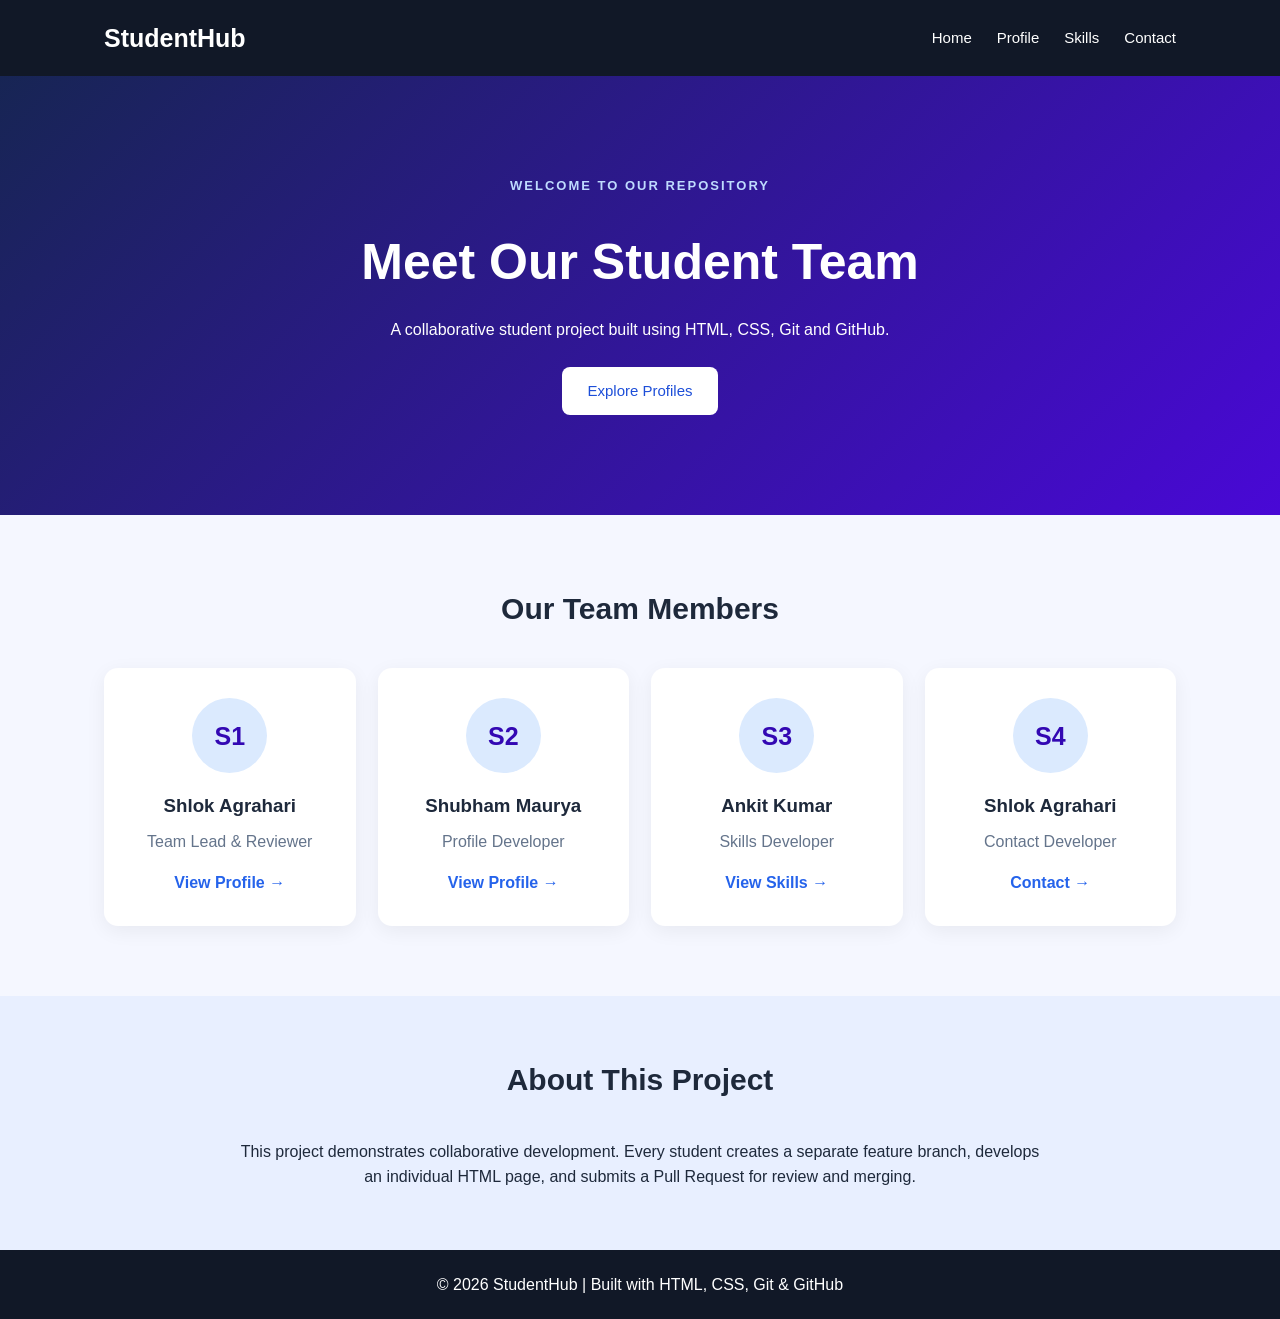
<file: index.html>
<!DOCTYPE html>
<html lang="en">
<head>
    <meta charset="UTF-8">
    <meta name="viewport" content="width=device-width, initial-scale=1.0">
    <meta name="description" content="Student Profile Repository">
    <title>Student Profile Repository</title>
    <link rel="stylesheet" href="style.css">
</head>
<body>

    <header>
        <nav class="navbar">
            <h2>StudentHub</h2>

            <ul>
                <li><a href="index.html">Home</a></li>
                <li><a href="profile.html">Profile</a></li>
                <li><a href="skills.html">Skills</a></li>
                <li><a href="contact.html">Contact</a></li>
            </ul>
        </nav>
    </header>

    <main>
        <section class="hero">
            <p class="tag">WELCOME TO OUR REPOSITORY</p>
            <h1>Meet Our Student Team</h1>
            <p>
                A collaborative student project built using
                HTML, CSS, Git and GitHub.
            </p>
            <a href="profile.html" class="btn">Explore Profiles</a>
        </section>

        <section class="team">
            <h2>Our Team Members</h2>

            <div class="team-grid">

                <article class="member-card">
                    <div class="avatar">S1</div>
                    <h3>Shlok Agrahari</h3>
                    <p>Team Lead & Reviewer</p>
                    <a href="profile.html">View Profile →</a>
                </article>

                <article class="member-card">
                    <div class="avatar">S2</div>
                    <h3>Shubham Maurya</h3>
                    <p>Profile Developer</p>
                    <a href="profile.html">View Profile →</a>
                </article>

                <article class="member-card">
                    <div class="avatar">S3</div>
                    <h3>Ankit Kumar</h3>
                    <p>Skills Developer</p>
                    <a href="skills.html">View Skills →</a>
                </article>

                <article class="member-card">
                    <div class="avatar">S4</div>
                    <h3>Shlok Agrahari</h3>
                    <p>Contact Developer</p>
                    <a href="contact.html">Contact →</a>
                </article>

            </div>
        </section>

        <section class="about-project">
            <h2>About This Project</h2>
            <p>
                This project demonstrates collaborative development.
                Every student creates a separate feature branch,
                develops an individual HTML page, and submits a
                Pull Request for review and merging.
            </p>
        </section>
    </main>

    <footer>
        <p>© 2026 StudentHub | Built with HTML, CSS, Git & GitHub</p>
    </footer>

</body>
</html>
</file>
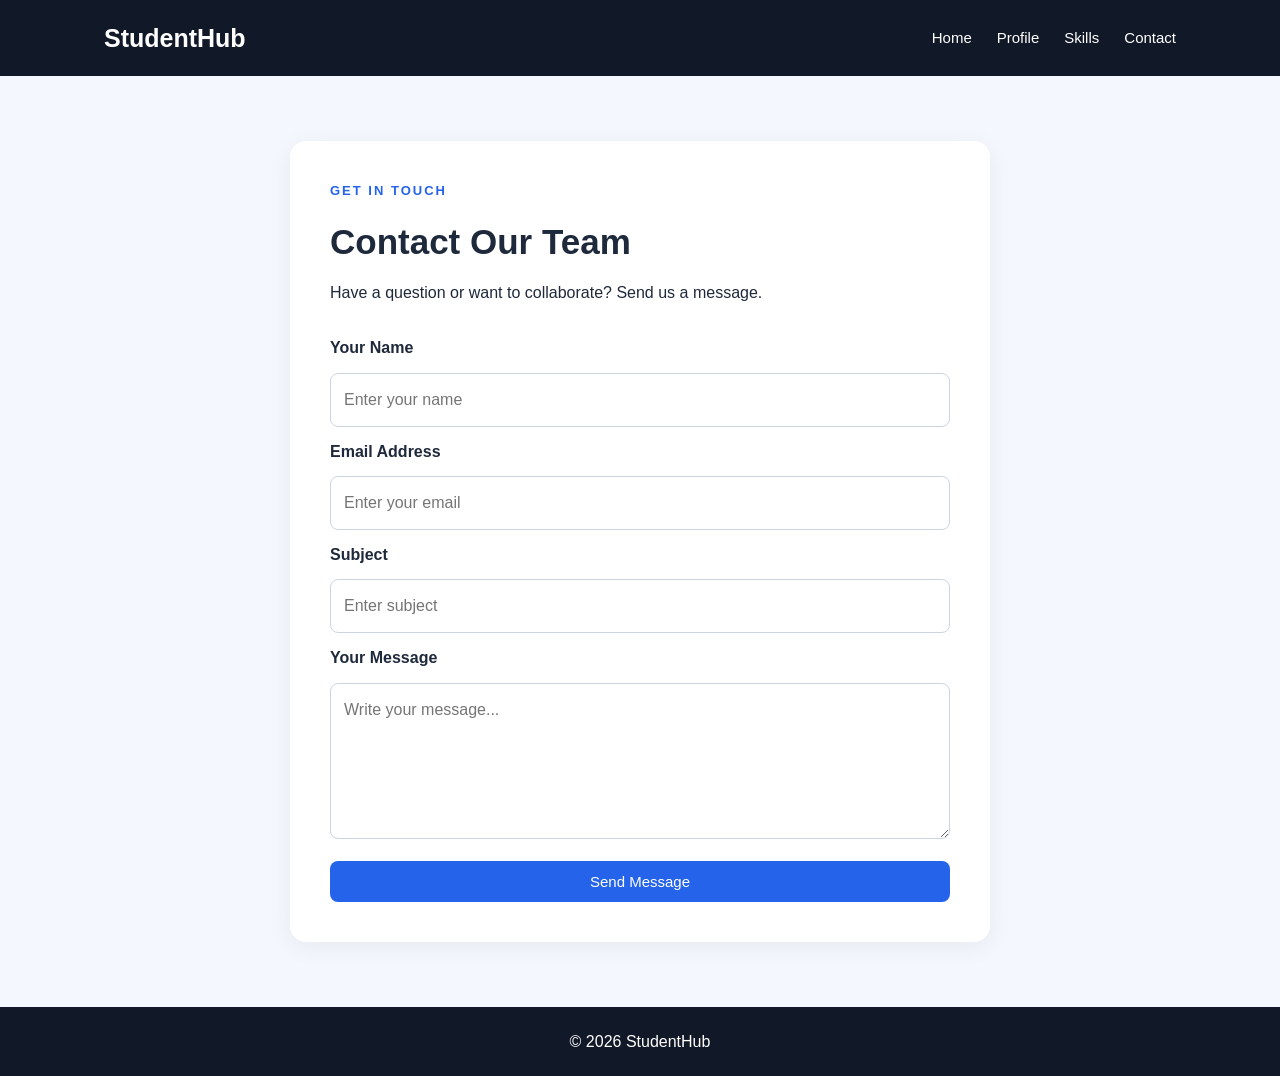
<file: contact.html>
<!DOCTYPE html>
<html lang="en">
<head>
    <meta charset="UTF-8">
    <meta name="viewport" content="width=device-width, initial-scale=1.0">
    <title>Contact Us</title>
    <link rel="stylesheet" href="style.css">
</head>
<body>

    <header>
        <nav class="navbar">
            <h2>StudentHub</h2>
            <ul>
                <li><a href="index.html">Home</a></li>
                <li><a href="profile.html">Profile</a></li>
                <li><a href="skills.html">Skills</a></li>
                <li><a href="contact.html">Contact</a></li>
            </ul>
        </nav>
    </header>

    <main class="page-container">

        <section class="contact-section">
            <p class="tag">GET IN TOUCH</p>
            <h1>Contact Our Team</h1>
            <p>Have a question or want to collaborate? Send us a message.</p>

            <form class="contact-form" action="#" method="post">

                <label for="name">Your Name</label>
                <input type="text" id="name" name="name"
                       placeholder="Enter your name" required>

                <label for="email">Email Address</label>
                <input type="email" id="email" name="email"
                       placeholder="Enter your email" required>

                <label for="subject">Subject</label>
                <input type="text" id="subject" name="subject"
                       placeholder="Enter subject">

                <label for="message">Your Message</label>
                <textarea id="message" name="message"
                          rows="5" placeholder="Write your message..."
                          required></textarea>

                <button type="submit" class="btn">Send Message</button>

            </form>
        </section>

    </main>

    <footer>
        <p>© 2026 StudentHub</p>
    </footer>

</body>
</html>
</file>
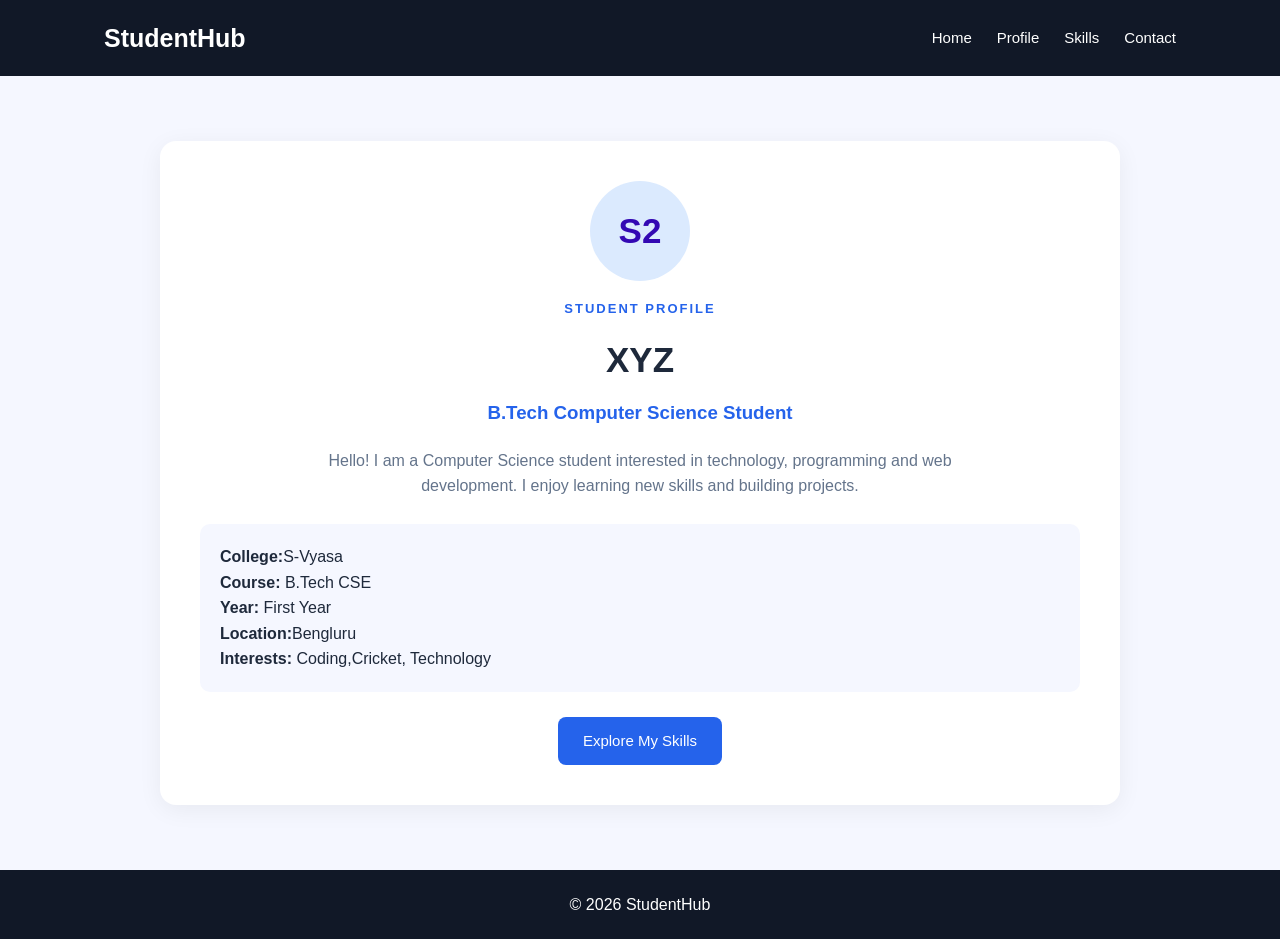
<file: profile.html>
<!DOCTYPE html>
<html lang="en">
<head>
    <meta charset="UTF-8">
    <meta name="viewport" content="width=device-width, initial-scale=1.0">
    <title>Student Profile</title>
    <link rel="stylesheet" href="style.css">
</head>
<body>

    <header>
        <nav class="navbar">
            <h2>StudentHub</h2>
            <ul>
                <li><a href="index.html">Home</a></li>
                <li><a href="profile.html">Profile</a></li>
                <li><a href="skills.html">Skills</a></li>
                <li><a href="contact.html">Contact</a></li>
            </ul>
        </nav>
    </header>

    <main class="page-container">
        <section class="profile-card">

            <div class="profile-avatar">S2</div>

            <p class="tag">STUDENT PROFILE</p>
            <h1>XYZ</h1>
            <h3>B.Tech Computer Science Student</h3>

            <p>
                Hello! I am a Computer Science student interested
                in technology, programming and web development.
                I enjoy learning new skills and building projects.
            </p>

            <div class="info">
                <p><strong>College:</strong>S-Vyasa</p>
                <p><strong>Course:</strong> B.Tech CSE</p>
                <p><strong>Year:</strong> First Year</p>
                <p><strong>Location:</strong>Bengluru</p>
                <p><strong>Interests:</strong> Coding,Cricket, Technology</p>
            </div>

            <a href="skills.html" class="btn">Explore My Skills</a>

        </section>
    </main>

    <footer>
        <p>© 2026 StudentHub</p>
    </footer>

</body>
</html>
</file>
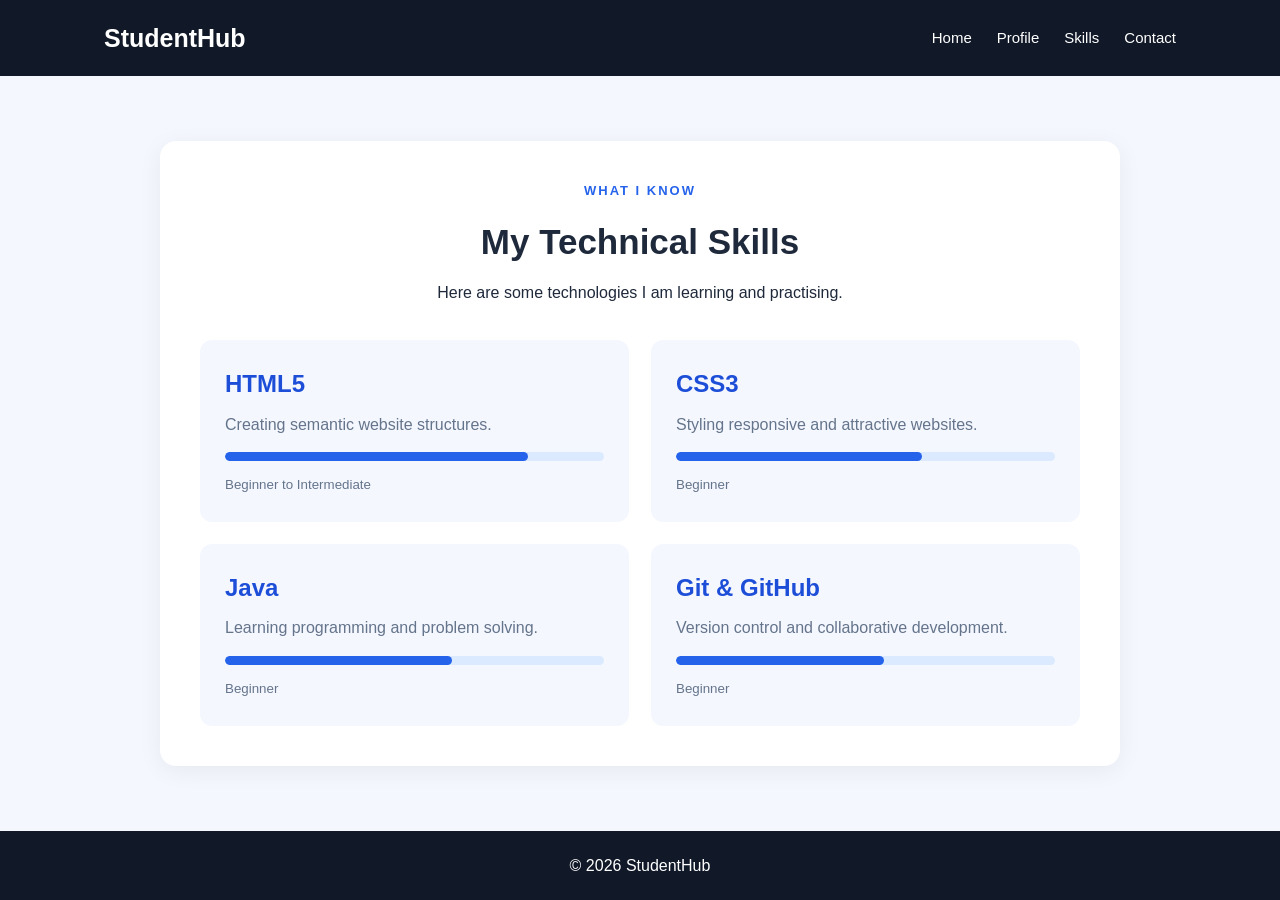
<file: skills.html>
<!DOCTYPE html>
<html lang="en">
<head>
    <meta charset="UTF-8">
    <meta name="viewport" content="width=device-width, initial-scale=1.0">
    <title>Student Skills</title>
    <link rel="stylesheet" href="style.css">
</head>
<body>

    <header>
        <nav class="navbar">
            <h2>StudentHub</h2>
            <ul>
                <li><a href="index.html">Home</a></li>
                <li><a href="profile.html">Profile</a></li>
                <li><a href="skills.html">Skills</a></li>
                <li><a href="contact.html">Contact</a></li>
            </ul>
        </nav>
    </header>

    <main class="page-container">

        <section class="skills-section">
            <p class="tag">WHAT I KNOW</p>
            <h1>My Technical Skills</h1>
            <p>Here are some technologies I am learning and practising.</p>

            <div class="skills-grid">

                <article class="skill-card">
                    <h2>HTML5</h2>
                    <p>Creating semantic website structures.</p>
                    <div class="progress">
                        <span style="width: 80%"></span>
                    </div>
                    <small>Beginner to Intermediate</small>
                </article>

                <article class="skill-card">
                    <h2>CSS3</h2>
                    <p>Styling responsive and attractive websites.</p>
                    <div class="progress">
                        <span style="width: 65%"></span>
                    </div>
                    <small>Beginner</small>
                </article>

                <article class="skill-card">
                    <h2>Java</h2>
                    <p>Learning programming and problem solving.</p>
                    <div class="progress">
                        <span style="width: 60%"></span>
                    </div>
                    <small>Beginner</small>
                </article>

                <article class="skill-card">
                    <h2>Git & GitHub</h2>
                    <p>Version control and collaborative development.</p>
                    <div class="progress">
                        <span style="width: 55%"></span>
                    </div>
                    <small>Beginner</small>
                </article>

            </div>
        </section>

    </main>

    <footer>
        <p>© 2026 StudentHub</p>
    </footer>

</body>
</html>
</file>
<file: style.css>
* {
    margin: 0;
    padding: 0;
    box-sizing: border-box;
}

body {
    font-family: Arial, Helvetica, sans-serif;
    background: #f5f7ff;
    color: #1e293b;
    line-height: 1.6;
}

a {
    text-decoration: none;
}


header {
    background: #111827;
    position: sticky;
    top: 0;
    z-index: 100;
}

.navbar {
    max-width: 1200px;
    margin: auto;
    padding: 18px 5%;
    display: flex;
    align-items: center;
    justify-content: space-between;
}

.navbar h2 {
    color: #ffffff;
    font-size: 25px;
}

.navbar ul {
    display: flex;
    list-style: none;
    gap: 25px;
}

.navbar a {
    color: #ffffff;
    font-size: 15px;
    transition: 0.3s;
}

.navbar a:hover {
    color: #60a5fa;
}


.hero {
    text-align: center;
    padding: 100px 20px;
    background: linear-gradient(135deg, #172554, #4908d6);
    color: white;
}

.tag {
    color: #2563eb;
    font-size: 13px;
    font-weight: bold;
    letter-spacing: 2px;
    margin-bottom: 12px;
}

.hero .tag {
    color: #bfdbfe;
}

.hero h1 {
    font-size: clamp(32px, 5vw, 50px);
    margin-bottom: 15px;
}

.hero p {
    max-width: 650px;
    margin: 0 auto 25px;
}


.btn {
    display: inline-block;
    padding: 12px 25px;
    background: #2563eb;
    color: white;
    border: none;
    border-radius: 8px;
    cursor: pointer;
    font-size: 15px;
    transition: 0.3s;
}

.btn:hover {
    background: #1d4ed8;
    transform: translateY(-2px);
}

.hero .btn {
    background: white;
    color: #1d4ed8;
}


.team {
    max-width: 1200px;
    margin: auto;
    padding: 70px 5%;
}

.team h2,
.about-project h2 {
    text-align: center;
    margin-bottom: 35px;
    font-size: 30px;
}

.team-grid {
    display: grid;
    grid-template-columns: repeat(4, 1fr);
    gap: 22px;
}

.member-card {
    background: white;
    padding: 30px 18px;
    text-align: center;
    border-radius: 14px;
    box-shadow: 0 5px 20px rgba(0,0,0,0.06);
    transition: 0.3s;
}

.member-card:hover {
    transform: translateY(-7px);
}

.avatar,
.profile-avatar {
    width: 75px;
    height: 75px;
    border-radius: 50%;
    background: #dbeafe;
    color: #3308b3;
    display: flex;
    justify-content: center;
    align-items: center;
    margin: 0 auto 18px;
    font-size: 25px;
    font-weight: bold;
}

.member-card h3 {
    margin-bottom: 8px;
}

.member-card p {
    color: #64748b;
    margin-bottom: 15px;
}

.member-card a {
    color: #2563eb;
    font-weight: bold;
}


.about-project {
    padding: 60px 10%;
    background: #e8efff;
    text-align: center;
}

.about-project p {
    max-width: 800px;
    margin: auto;
}


.page-container {
    max-width: 1000px;
    margin: auto;
    padding: 65px 20px;
}

.profile-card,
.skills-section,
.contact-section {
    background: white;
    padding: 40px;
    border-radius: 16px;
    box-shadow: 0 5px 25px rgba(0,0,0,0.06);
}

.profile-card {
    text-align: center;
}

.profile-avatar {
    width: 100px;
    height: 100px;
    font-size: 35px;
}

.profile-card h1,
.skills-section h1,
.contact-section h1 {
    font-size: 35px;
    margin-bottom: 10px;
}

.profile-card h3 {
    color: #2563eb;
    margin-bottom: 20px;
}

.profile-card > p:not(.tag) {
    max-width: 650px;
    margin: 0 auto 25px;
    color: #64748b;
}

.info {
    background: #f5f7ff;
    padding: 20px;
    border-radius: 10px;
    text-align: left;
    margin-bottom: 25px;
}


.skills-section {
    text-align: center;
}

.skills-grid {
    display: grid;
    grid-template-columns: repeat(2, 1fr);
    gap: 22px;
    margin-top: 35px;
}

.skill-card {
    text-align: left;
    padding: 25px;
    background: #f5f7ff;
    border-radius: 12px;
}

.skill-card h2 {
    color: #1d4ed8;
    margin-bottom: 8px;
}

.skill-card p {
    color: #64748b;
    margin-bottom: 15px;
}

.progress {
    height: 9px;
    background: #dbeafe;
    border-radius: 20px;
    overflow: hidden;
    margin-bottom: 10px;
}

.progress span {
    display: block;
    height: 100%;
    background: #2563eb;
    border-radius: 20px;
}

.skill-card small {
    color: #64748b;
}


.contact-section {
    max-width: 700px;
    margin: auto;
}

.contact-form {
    display: flex;
    flex-direction: column;
    gap: 12px;
    margin-top: 30px;
}

.contact-form label {
    font-weight: bold;
}

.contact-form input,
.contact-form textarea {
    width: 100%;
    padding: 13px;
    border: 1px solid #cbd5e1;
    border-radius: 8px;
    font: inherit;
    outline: none;
}

.contact-form input:focus,
.contact-form textarea:focus {
    border-color: #2563eb;
}

.contact-form textarea {
    resize: vertical;
}

.contact-form button {
    margin-top: 10px;
}


footer {
    background: #111827;
    color: white;
    text-align: center;
    padding: 22px;
}


@media (max-width: 900px) {
    .team-grid {
        grid-template-columns: repeat(2, 1fr);
    }
}

@media (max-width: 600px) {
    .navbar {
        flex-direction: column;
        gap: 15px;
    }

    .navbar ul {
        flex-wrap: wrap;
        justify-content: center;
        gap: 12px;
    }

    .team-grid,
    .skills-grid {
        grid-template-columns: 1fr;
    }

    .hero {
        padding: 70px 15px;
    }

    .profile-card,
    .skills-section,
    .contact-section {
        padding: 25px 18px;
    }

    .profile-card h1,
    .skills-section h1,
    .contact-section h1 {
        font-size: 28px;
    }
}
</file>
